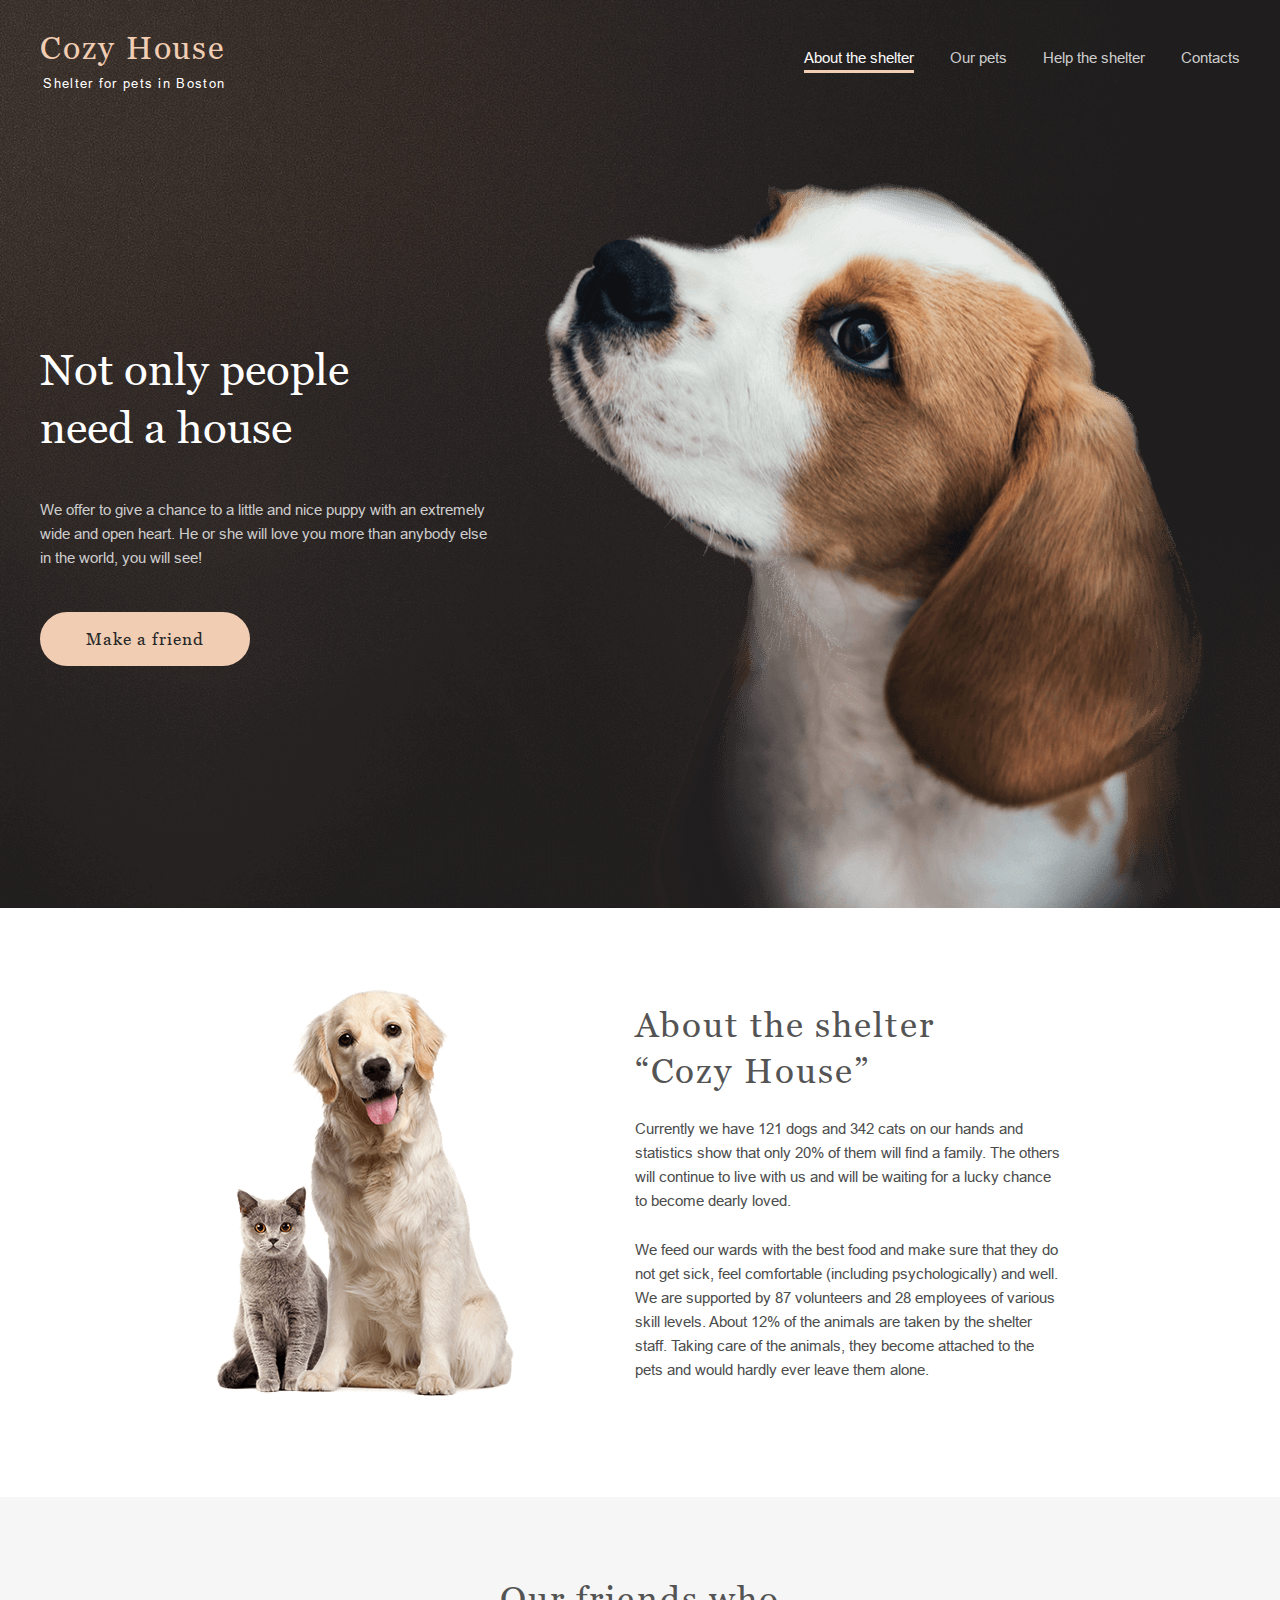
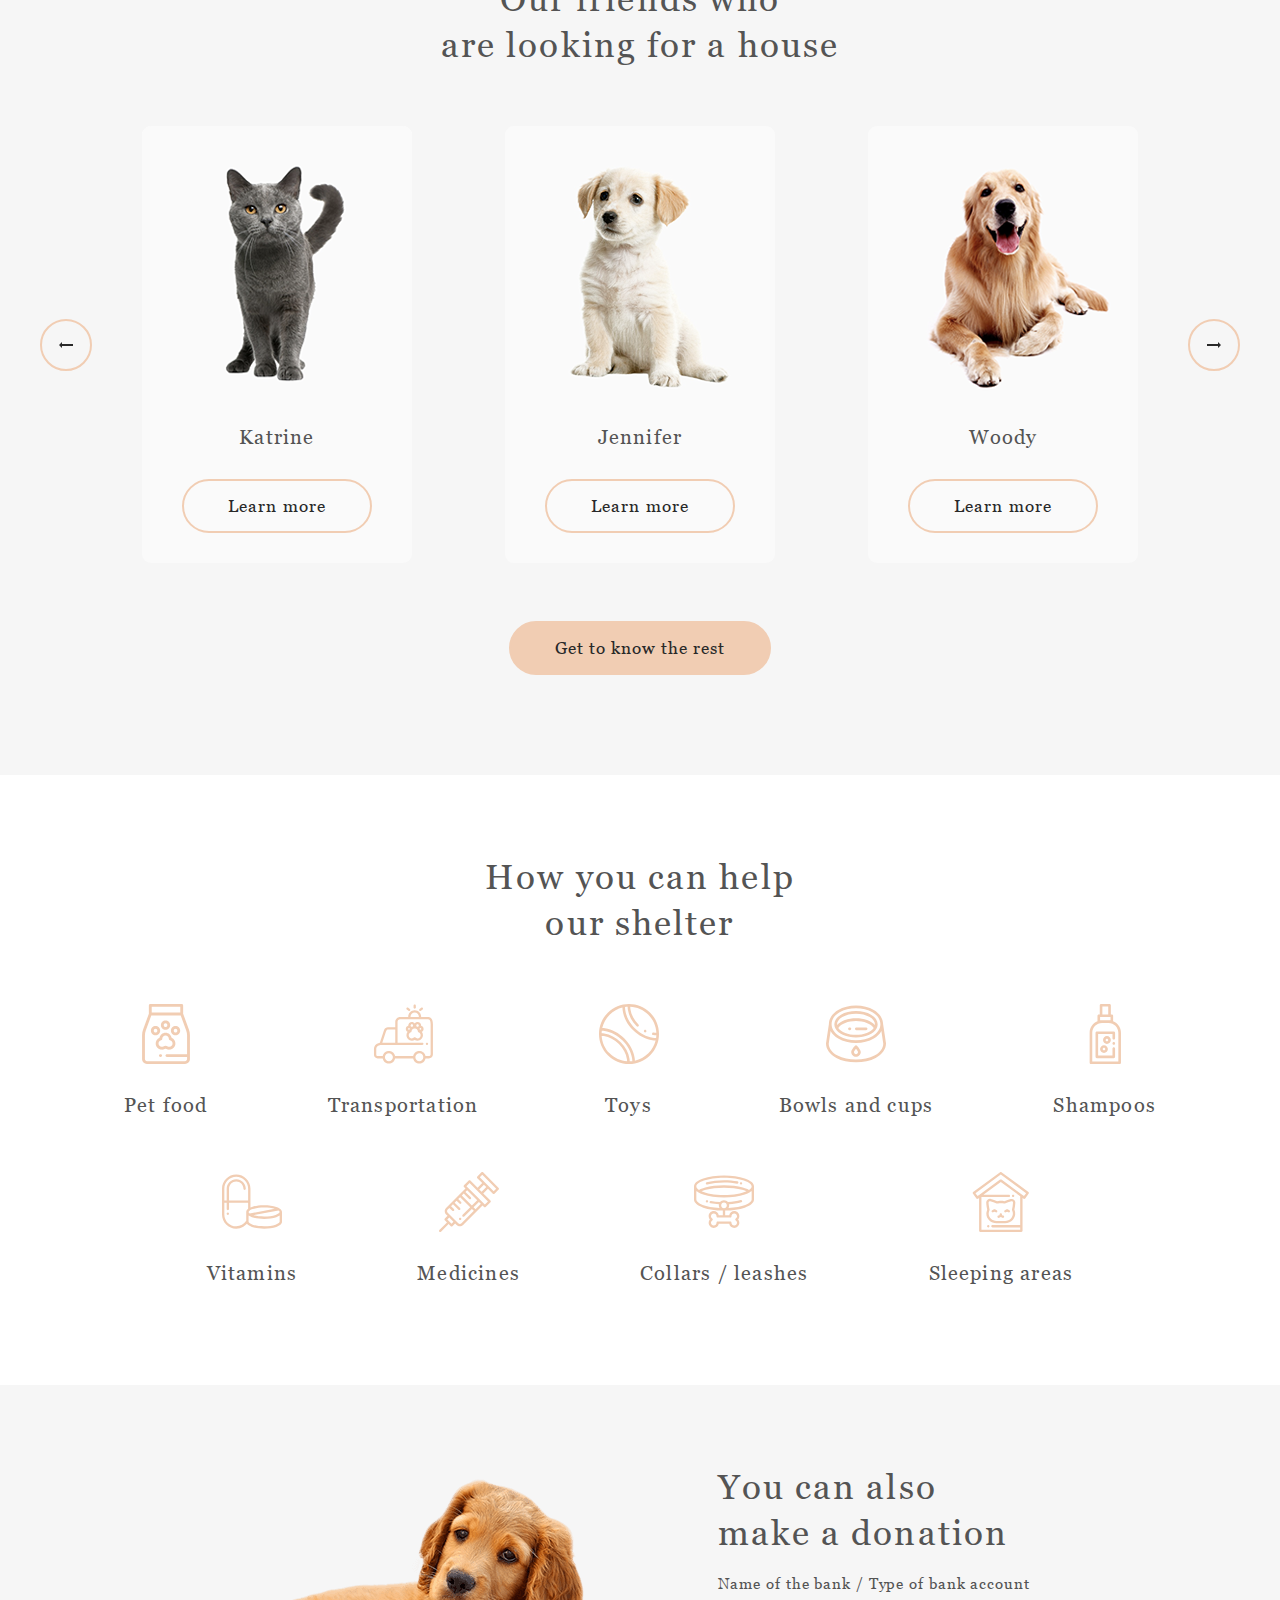
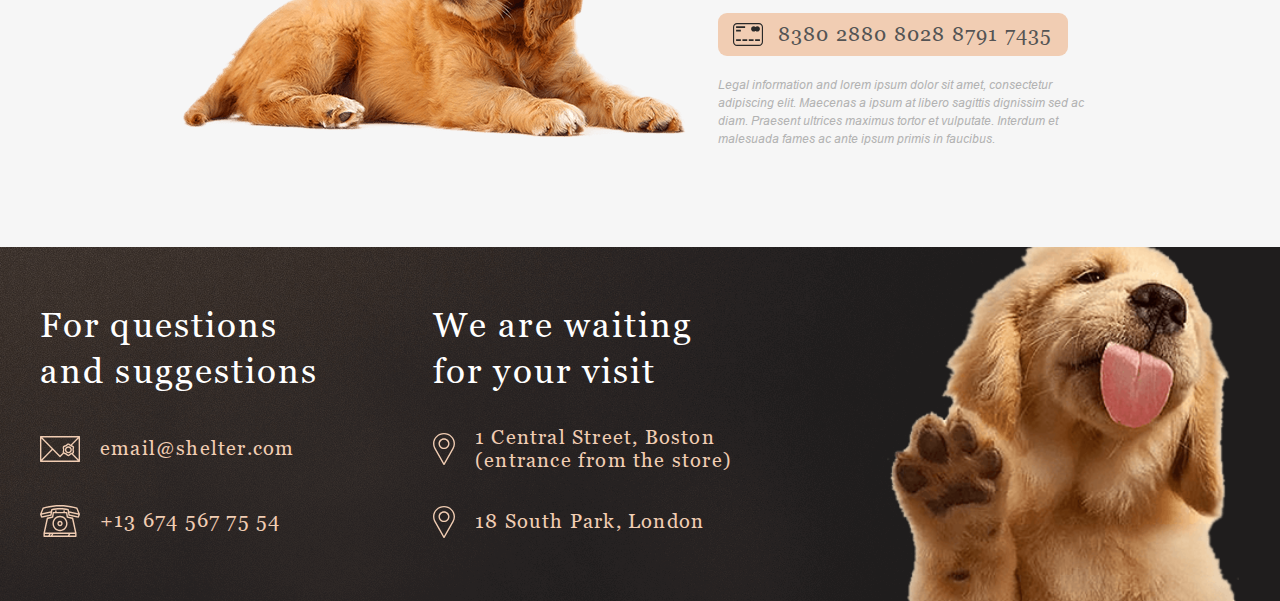
<file: pages/main/index.html>
<!DOCTYPE html>
<html lang="en">

<head>
    <meta charset="UTF-8">
    <meta http-equiv="X-UA-Compatible" content="IE=edge">
    <meta name="viewport" content="width=device-width, initial-scale=1.0">
    <title>Cozy House - Shelter for pets in Boston | About the shelter</title>
    <!-- favicons -->
    <link rel="apple-touch-icon" sizes="180x180" href="../../assets/favicons/apple-touch-icon.png">
    <link rel="icon" type="image/png" sizes="32x32" href="../../assets/favicons/favicon-32x32.png">
    <link rel="icon" type="image/png" sizes="16x16" href="../../assets/favicons/favicon-16x16.png">
    <link rel="manifest" href="../../assets/favicons/site.webmanifest">
    <!-- fonts -->
    <link rel="stylesheet" href="../../assets/fonts/arial.css">
    <link rel="stylesheet" href="../../assets/fonts/georgia.css">
    <!-- styles -->
    <link rel="stylesheet" href="../../assets/styles/normalize.css">
    <link rel="stylesheet" href="./css/main.css">
    <link rel="stylesheet" href="./css/header.css">
    <link rel="stylesheet" href="./css/about.css">
    <link rel="stylesheet" href="./css/pets.css">
    <link rel="stylesheet" href="./css/help.css">
    <link rel="stylesheet" href="./css/donation.css">
    <link rel="stylesheet" href="./css/footer.css">
    <link rel="stylesheet" href="./css/mobilenav.css">
    <!-- media -->
    <link rel="stylesheet" href="./css/media.css">
</head>

<body>
    <div class="start-screen__bg">
        <!-- header -->
        <div class="header">
            <div class="container">
                <div class="header__wrapper">
                    <!-- logo -->
                    <div class="header-logo">
                        <h1 class="logo__title">Cozy House</h1>
                        <span class="logo__subtitle">Shelter for pets in Boston</span>
                        <a class="logo__link" href="" title="Cozy House | Shelter for pets in Boston"></a>
                    </div>
                    <!-- /logo -->
                    <!-- navigation -->
                    <nav class="header-nav">
                        <ul class="header-nav__list">
                            <li class="header-nav__item header-nav__item--active">
                                <a class="header-nav__link" title="About the shelter">About the shelter</a>
                            </li>
                            <li class="header-nav__item">
                                <a class="header-nav__link" href="../pets/index.html" title="Our pets">Our pets</a>
                            </li>
                            <li class="header-nav__item">
                                <a class="header-nav__link" href="#help" title="Help the shelter">Help the shelter</a>
                            </li>
                            <li class="header-nav__item">
                                <a class="header-nav__link" href="#contacts" title="Contacts">Contacts</a>
                            </li>
                        </ul>
                    </nav>
                    <!-- navigation -->
                    <!-- burger-button -->
                    <button class="burger-button brown">
                        <span class="burger-line"></span>
                    </button>
                    <!-- /burger-button -->
                </div>
            </div>
        </div>
        <!-- /header -->
        <!-- start-screen__content -->
        <div class="start-screen__content">
            <div class="container">
                <div class="content__wrapper">
                    <div class="content">
                        <h2 class="content__heading">Not only people<br> need a house</h2>
                        <p class="content__subheading">We offer to give a chance to a little and nice puppy with an
                            extremely wide and open heart. He or she will love you more than anybody else in the world,
                            you will see!</p>
                        <div class="content__buttons">
                            <a class="btn btn-primary start-screen__btn" href="#pets">Make a friend</a>
                        </div>
                    </div>
                    <div class="content__image">
                        <img src="../../assets/images/start-screen-puppy.png" alt="Puppy">
                    </div>
                </div>
            </div>
        </div>
        <!-- /start-screen__content -->
    </div>

    <!-- main -->
    <main class="main">
        <!-- about -->
        <section class="about">
            <div class="container">
                <div class="about__wrapper">
                    <div class="about-pets">
                        <img src="../../assets/images/about-pets.png" alt="Pets cat and dog">
                    </div>
                    <div class="about-content">
                        <h3 class="about-content__title">About the shelter<br> <span>Cozy House</span></h3>
                        <div class="about-content__text">
                            <p>Currently we have 121 dogs and 342 cats on our hands and statistics show that only 20% of
                                them will find a family. The others will continue to live with us and will be waiting
                                for a lucky chance to become dearly loved.</p>
                            <p>We feed our wards with the best food and make sure that they do not get sick, feel
                                comfortable (including psychologically) and well. We are supported by 87 volunteers and
                                28 employees of various skill levels. About 12% of the animals are taken by the shelter
                                staff. Taking care of the animals, they become attached to the pets and would hardly
                                ever leave them alone.</p>
                        </div>
                    </div>
                </div>
            </div>
        </section>
        <!-- /about -->

        <!-- pets -->
        <section class="pets" id="pets">
            <div class="container">
                <!-- title -->
                <h3 class="pets-section__title">Our friends who <br> are looking for a house</h3>
                <!-- slider -->
                <div class="pets-slider">
                    <div class="descktop__buttons">
                        <button class="btn-arrow btn-outline-primary btn-prew-slide" onclick="alert('Prew')"></button>
                    </div>
                    <div class="pets-card__wrapper">
                        <!-- pets-card -->
                        <div class="pets-card">
                            <div class="pets-card__image">
                                <img src="../../assets/images/pets-1.png" alt="Katrine">
                            </div>
                            <div class="pets-card__title">Katrine</div>
                            <a class="btn btn-outline-primary pets-card__button">Learn more</a>
                            <button class="onclick-card__button" onclick="alert('Katrine')"></button>
                        </div>
                        <!-- /pets-card -->

                        <!-- pets-card -->
                        <div class="pets-card">
                            <div class="pets-card__image">
                                <img src="../../assets/images/pets-2.png" alt="Katrine">
                            </div>
                            <div class="pets-card__title">Jennifer</div>
                            <a class="btn btn-outline-primary pets-card__button">Learn more</a>
                            <button class="onclick-card__button" onclick="alert('Jennifer')"></button>
                        </div>
                        <!-- /pets-card -->

                        <!-- pets-card -->
                        <div class="pets-card">
                            <div class="pets-card__image">
                                <img src="../../assets/images/pets-3.png" alt="Katrine">
                            </div>
                            <div class="pets-card__title">Woody</div>
                            <a class="btn btn-outline-primary pets-card__button">Learn more</a>
                            <button class="onclick-card__button" onclick="alert('Woody')"></button>
                        </div>
                        <!-- /pets-card -->
                    </div>
                    <div class="descktop__buttons">
                        <button class="btn-arrow btn-outline-primary btn-next-slide" onclick="alert('Next')"></button>
                    </div>
                    <!-- mobile-button -->
                    <div class="mobile__buttons">
                        <button class="btn-arrow btn-outline-primary btn-prew-slide" onclick="alert('Prew')"></button>
                        <button class="btn-arrow btn-outline-primary btn-next-slide" onclick="alert('Next')"></button>
                    </div>
                </div>
                <!-- /slider -->
                <!-- button -->
                <div class="pets-section__button">
                    <a class="btn btn-primary" href="../pets/index.html" title="Get to know the rest">Get to know the
                        rest</a>
                </div>
            </div>
        </section>
        <!-- /pets -->

        <!-- help -->
        <section class="help" id="help">
            <div class="container">
                <!-- title -->
                <h3 class="pets-section__title">How you can help<br> our shelter</h3>
                <!-- list -->
                <ul class="help__list">
                    <li class="help-list__item">
                        <img src="../../assets/icons/help/Vector.svg" alt="Pet food">
                        <span>Pet food</span>
                    </li>
                    <li class="help-list__item">
                        <img src="../../assets/icons/help/transportation.svg" alt="Transportation">
                        <span>Transportation</span>
                    </li>
                    <li class="help-list__item">
                        <img src="../../assets/icons/help/toys.svg" alt="Toys">
                        <span>Toys</span>
                    </li>
                    <li class="help-list__item">
                        <img src="../../assets/icons/help/bowls-and-cups.svg" alt="Bowls and cups">
                        <span>Bowls and cups</span>
                    </li>
                    <li class="help-list__item">
                        <img src="../../assets/icons/help/shampoos.svg" alt="Shampoos">
                        <span>Shampoos</span>
                    </li>
                    <li class="help-list__item">
                        <img src="../../assets/icons/help/vitamins.svg" alt="Vitamins">
                        <span>Vitamins</span>
                    </li>
                    <li class="help-list__item">
                        <img src="../../assets/icons/help/medicines.svg" alt="Medicines">
                        <span>Medicines</span>
                    </li>
                    <li class="help-list__item">
                        <img src="../../assets/icons/help/collars-or-leashes.svg" alt="Collars / leashes">
                        <span>Collars / leashes</span>
                    </li>
                    <li class="help-list__item">
                        <img src="../../assets/icons/help/sleeping-area.svg" alt="Sleeping areas">
                        <span>Sleeping areas</span>
                    </li>
                </ul>
                <!-- /list -->
            </div>
        </section>
        <!-- /help -->

        <!-- donation -->
        <section class="donation" id="donation">
            <div class="container">
                <div class="donation__wrapper">
                    <div class="donation-dog">
                        <img src="../../assets/images/dog-d.png" alt="Donation dog" title="Dog">
                    </div>
                    <div class="donation-content">
                        <h3 class="donation-content__title">You can also<br> make a donation</h3>
                        <h5 class="donation-content__subtitle">Name of the bank / Type of bank account</h5>
                        <a class="donation-btn__creditcard" href="" title="Donation">
                            <i class="creditcard-icon"></i>
                            <span>8380 2880 8028 8791 7435</span>
                        </a>
                        <div class="donation-content__text">
                            <p>Legal information and lorem ipsum dolor sit amet, consectetur adipiscing elit. Maecenas a
                                ipsum at libero sagittis dignissim sed ac diam. Praesent ultrices maximus tortor et
                                vulputate. Interdum et malesuada fames ac ante ipsum primis in faucibus.</p>
                        </div>
                    </div>
                </div>
            </div>
        </section>
        <!-- /donation -->

    </main>
    <!-- /main -->

    <!-- footer -->
    <footer class="footer" id="contacts">
        <div class="container">
            <div class="footer-content__wrapper">
                <div class="footer-links__wrapper">
                    <!-- contacts -->
                    <div class="footer-contacts">
                        <!-- title -->
                        <h3 class="footer-block__title">For questions and suggestions</h3>
                        <!-- list -->
                        <ul class="footer-list">
                            <li class="footer-list__item">
                                <i class="mail-icon"></i>
                                <a class="footer-list__link" href="mailto:email@shelter.com"
                                    title="email@shelter.com">email@shelter.com</a>
                            </li>
                            <li class="footer-list__item">
                                <i class="phone-icon"></i>
                                <a class="footer-list__link" href="tel:+136745677554" title="+136745677554">+13 674 567
                                    75
                                    54</a>
                            </li>
                        </ul>
                    </div>
                    <!-- /contacts -->
                    <!-- location -->
                    <div class="footer-location">
                        <!-- title -->
                        <h3 class="footer-block__title">We are waiting for your visit</h3>
                        <!-- list -->
                        <ul class="footer-list">
                            <li class="footer-list__item">
                                <i class="location-icon"></i>
                                <a class="footer-list__link"
                                    href="https://www.google.com/maps/place/%D0%92%D0%BE%D0%BB%D0%B3%D0%BE%D0%B3%D1%80%D0%B0%D0%B4,+%D0%92%D0%BE%D0%BB%D0%B3%D0%BE%D0%B3%D1%80%D0%B0%D0%B4%D1%81%D0%BA%D0%B0%D1%8F+%D0%BE%D0%B1%D0%BB./data=!4m2!3m1!1s0x41053375b85b7667:0x880d179cce57da41?sa=X&ved=2ahUKEwjZ1fz53e_9AhUSl4sKHdsVD1MQ8gF6BAgTEAI"
                                    target="_blank" rel="noopener noreferrer">1 Central Street, Boston (entrance from
                                    the
                                    store)</a>
                            </li>
                            <li class="footer-list__item">
                                <i class="location-icon"></i>
                                <a class="footer-list__link"
                                    href="https://www.google.com/maps/place/%D0%92%D0%BE%D0%BB%D0%B3%D0%BE%D0%B3%D1%80%D0%B0%D0%B4,+%D0%92%D0%BE%D0%BB%D0%B3%D0%BE%D0%B3%D1%80%D0%B0%D0%B4%D1%81%D0%BA%D0%B0%D1%8F+%D0%BE%D0%B1%D0%BB./data=!4m2!3m1!1s0x41053375b85b7667:0x880d179cce57da41?sa=X&ved=2ahUKEwjZ1fz53e_9AhUSl4sKHdsVD1MQ8gF6BAgTEAI"
                                    target="_blank" rel="noopener noreferrer">18 South Park, London </a>
                            </li>
                        </ul>
                    </div>
                    <!-- /location -->
                </div>
                <div class="footer-image">
                    <img src="../../assets/images/footer-puppy.png" alt="Puppy" title="Puppy">
                </div>

            </div>
        </div>
    </footer>
    <!-- /footer -->

    <!-- scripts -->
    <script src="./main.js"></script>
</body>

</html>
</file>
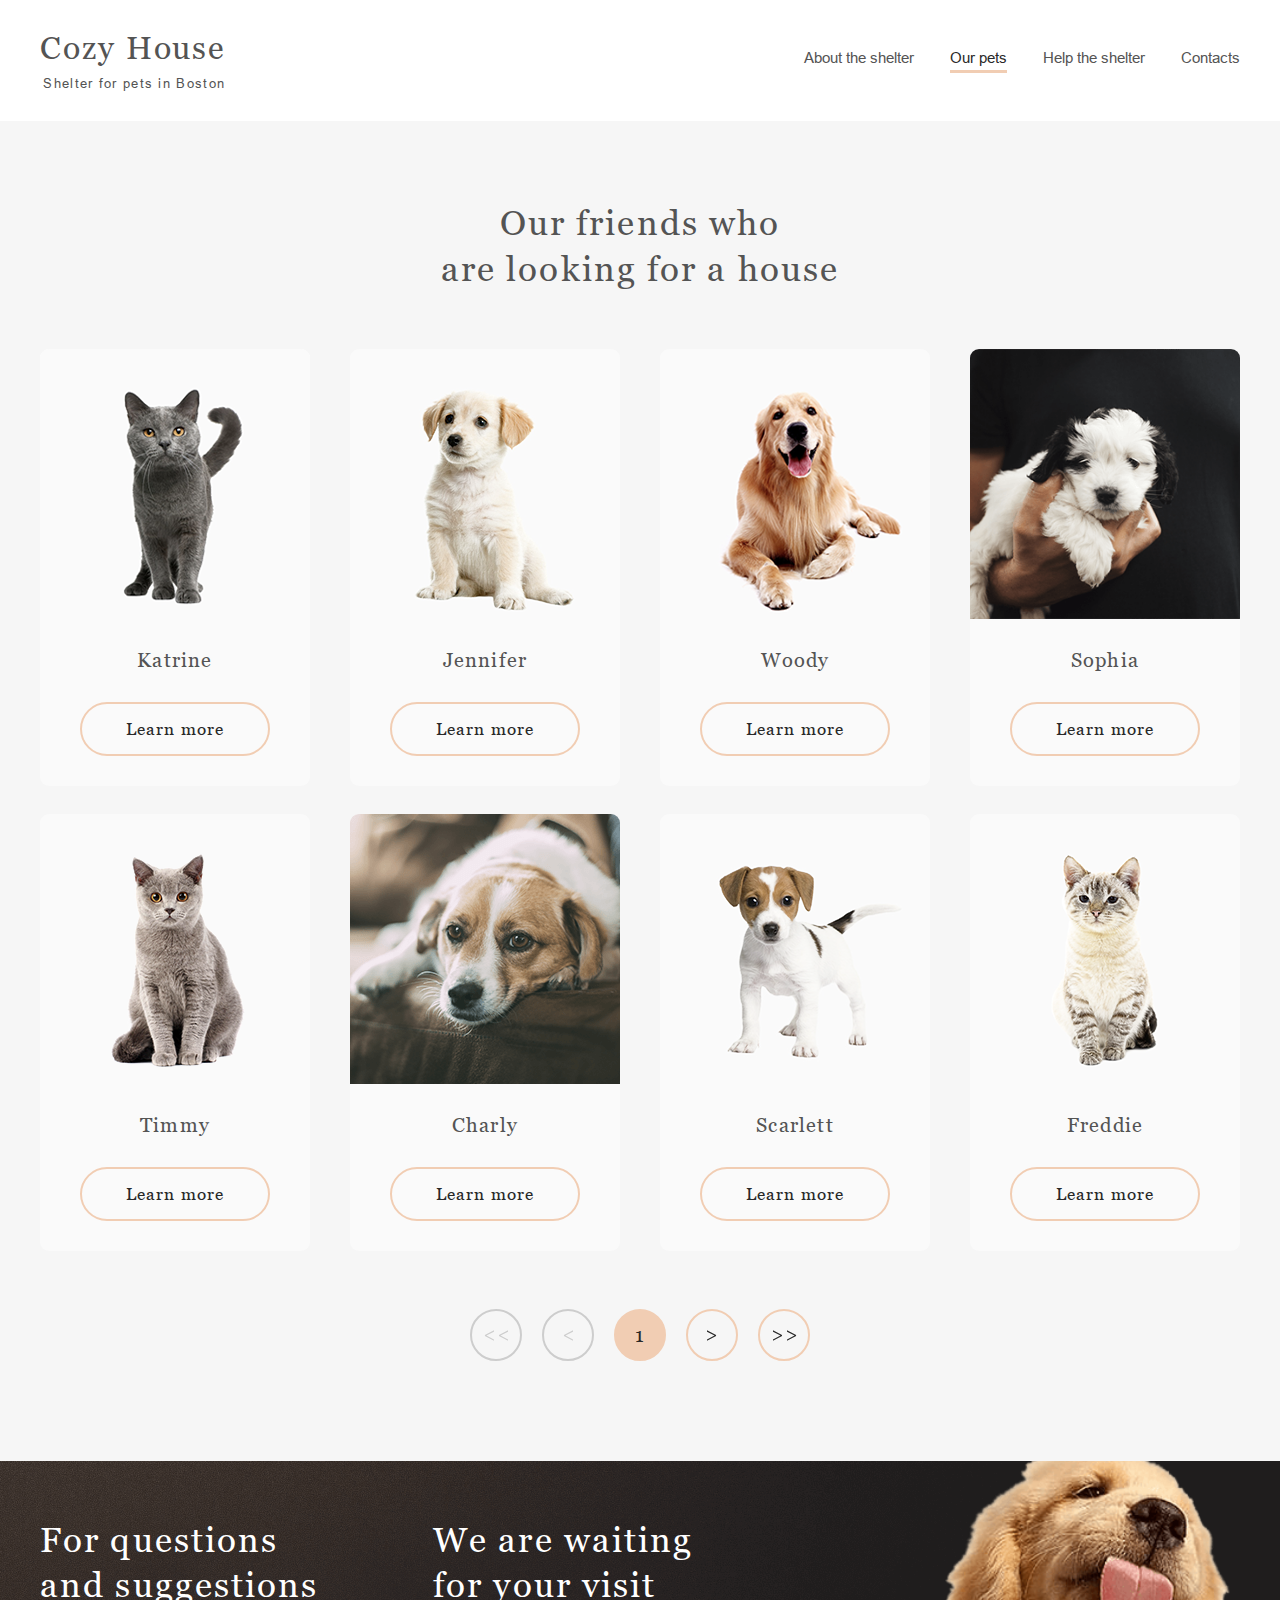
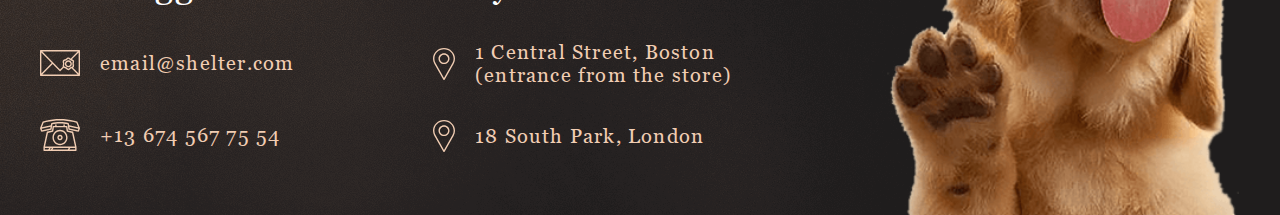
<file: pages/pets/index.html>
<!DOCTYPE html>
<html lang="en">

<head>
    <meta charset="UTF-8">
    <meta http-equiv="X-UA-Compatible" content="IE=edge">
    <meta name="viewport" content="width=device-width, initial-scale=1.0">
    <title>Cozy House - Shelter for pets in Boston | Our pets</title>
    <!-- favicons -->
    <link rel="apple-touch-icon" sizes="180x180" href="../../assets/favicons/apple-touch-icon.png">
    <link rel="icon" type="image/png" sizes="32x32" href="../../assets/favicons/favicon-32x32.png">
    <link rel="icon" type="image/png" sizes="16x16" href="../../assets/favicons/favicon-16x16.png">
    <link rel="manifest" href="../../assets/favicons/site.webmanifest">
    <!-- fonts -->
    <link rel="stylesheet" href="../../assets/fonts/arial.css">
    <link rel="stylesheet" href="../../assets/fonts/georgia.css">
    <!-- styles -->
    <link rel="stylesheet" href="../../assets/styles/normalize.css">
    <link rel="stylesheet" href="./css/main.css">
    <link rel="stylesheet" href="./css/header.css">
    <link rel="stylesheet" href="./css/pets.css">
    <link rel="stylesheet" href="./css/footer.css">
    <link rel="stylesheet" href="./css/mobilenav.css">
    <!-- media -->
    <link rel="stylesheet" href="./css/media.css">
</head>

<body>
    <!-- header -->
    <div class="header">
        <div class="container">
            <div class="header__wrapper">
                <!-- logo -->
                <div class="header-logo">
                    <h1 class="logo__title">Cozy House</h1>
                    <span class="logo__subtitle">Shelter for pets in Boston</span>
                    <a class="logo__link" href="../main/index.html" title="Cozy House | Shelter for pets in Boston"></a>
                </div>
                <!-- /logo -->
                <!-- navigation -->
                <nav class="header-nav">
                    <ul class="header-nav__list">
                        <li class="header-nav__item">
                            <a class="header-nav__link" href="../main/index.html" title="About the shelter">About the
                                shelter</a>
                        </li>
                        <li class="header-nav__item  header-nav__item--active">
                            <a class="header-nav__link" title="Our pets">Our pets</a>
                        </li>
                        <li class="header-nav__item">
                            <a class="header-nav__link" href="../main/index.html#help" title="Help the shelter">Help the
                                shelter</a>
                        </li>
                        <li class="header-nav__item">
                            <a class="header-nav__link" href="#contacts" title="Contacts">Contacts</a>
                        </li>
                    </ul>
                </nav>
                <!-- navigation -->
                <!-- burger-button -->
                <button class="burger-button black">
                    <span class="burger-line"></span>
                </button>
                <!-- /burger-button -->
            </div>
        </div>
    </div>
    <!-- /header -->

    <!-- main -->
    <main class="main">
        <!-- pets -->
        <section class="pets" id="pets">
            <div class="container">
                <!-- title -->
                <h3 class="pets-section__title">Our friends who <br> are looking for a house</h3>
                <!-- slider -->
                <div class="pets-slider">
                    <div class="pets-card__wrapper">
                        <!-- pets-card -->
                        <div class="pets-card">
                            <div class="pets-card__image">
                                <img src="../../assets/images/pets-1.png" alt="Katrine">
                            </div>
                            <div class="pets-card__title">Katrine</div>
                            <a class="btn btn-outline-primary pets-card__button">Learn more</a>
                            <button class="onclick-card__button" onclick="alert('Katrine')" title="Katrine"></button>
                        </div>
                        <!-- /pets-card -->

                        <!-- pets-card -->
                        <div class="pets-card">
                            <div class="pets-card__image">
                                <img src="../../assets/images/pets-2.png" alt="Katrine">
                            </div>
                            <div class="pets-card__title">Jennifer</div>
                            <a class="btn btn-outline-primary pets-card__button">Learn more</a>
                            <button class="onclick-card__button" onclick="alert('Jennifer')" title="Jennifer"></button>
                        </div>
                        <!-- /pets-card -->

                        <!-- pets-card -->
                        <div class="pets-card">
                            <div class="pets-card__image">
                                <img src="../../assets/images/pets-3.png" alt="Katrine">
                            </div>
                            <div class="pets-card__title">Woody</div>
                            <a class="btn btn-outline-primary pets-card__button">Learn more</a>
                            <button class="onclick-card__button" onclick="alert('Woody')" title="Woody"></button>
                        </div>
                        <!-- /pets-card -->

                        <!-- pets-card -->
                        <div class="pets-card">
                            <div class="pets-card__image">
                                <img src="../../assets/images/sophia.png" alt="Katrine">
                            </div>
                            <div class="pets-card__title">Sophia</div>
                            <a class="btn btn-outline-primary pets-card__button">Learn more</a>
                            <button class="onclick-card__button" onclick="alert('Sophia')" title="Sophia"></button>
                        </div>
                        <!-- /pets-card -->

                        <!-- pets-card -->
                        <div class="pets-card">
                            <div class="pets-card__image">
                                <img src="../../assets/images/Timmy.png" alt="Timmy">
                            </div>
                            <div class="pets-card__title">Timmy</div>
                            <a class="btn btn-outline-primary pets-card__button">Learn more</a>
                            <button class="onclick-card__button" onclick="alert('Timmy')" title="Timmy"></button>
                        </div>
                        <!-- /pets-card -->

                        <!-- pets-card -->
                        <div class="pets-card">
                            <div class="pets-card__image">
                                <img src="../../assets/images/Charly.png" alt="Charly">
                            </div>
                            <div class="pets-card__title">Charly</div>
                            <a class="btn btn-outline-primary pets-card__button">Learn more</a>
                            <button class="onclick-card__button" onclick="alert('Charly')" title="Charly"></button>
                        </div>
                        <!-- /pets-card -->

                        <!-- pets-card -->
                        <div class="pets-card">
                            <div class="pets-card__image">
                                <img src="../../assets/images/Scarlett.png" alt="Scarlett">
                            </div>
                            <div class="pets-card__title">Scarlett</div>
                            <a class="btn btn-outline-primary pets-card__button">Learn more</a>
                            <button class="onclick-card__button" onclick="alert('Scarlett')" title="Scarlett"></button>
                        </div>
                        <!-- /pets-card -->

                        <!-- pets-card -->
                        <div class="pets-card">
                            <div class="pets-card__image">
                                <img src="../../assets/images/Freddie.png" alt="Freddie">
                            </div>
                            <div class="pets-card__title">Freddie</div>
                            <a class="btn btn-outline-primary pets-card__button">Learn more</a>
                            <button class="onclick-card__button" onclick="alert('Freddie')" title="Freddie"></button>
                        </div>
                        <!-- /pets-card -->
                    </div>
                </div>
                <!-- /slider -->
                <!-- slider-button -->
                <div class="slider-pagination__wrapper">
                    <button class="btn-arrow btn-outline-primary btn-pagination btn-first-pagination"
                        onclick="alert('First')" title="First Page" disabled></button>
                    <button class="btn-arrow btn-outline-primary btn-pagination btn-prew-pagination"
                        onclick="alert('Prew')" title="Prew Page" disabled></button>

                    <button class="btn-arrow btn-outline-primary btn-pagination btn-page-pagination btn-page-active"
                        onclick="alert('1')" title="1">1</button>
                    <!-- <button class="btn-arrow btn-outline-primary btn-pagination btn-page-pagination"
                        onclick="alert('1')" title="2">2</button>
                    <button class="btn-arrow btn-outline-primary btn-pagination btn-page-pagination"
                        onclick="alert('1')" title="3">3</button> -->

                    <button class="btn-arrow btn-outline-primary btn-pagination btn-next-pagination"
                        onclick="alert('Next')" title="Next Page"></button>
                    <button class="btn-arrow btn-outline-primary btn-pagination btn-last-pagination"
                        onclick="alert('Last')" title="Last Page"></button>
                </div>
                <!-- /slider-button -->
            </div>
        </section>
        <!-- /pets -->

    </main>
    <!-- /main -->

    <!-- footer -->
    <footer class="footer" id="contacts">
        <div class="container">
            <div class="footer-content__wrapper">
                <div class="footer-links__wrapper">
                    <!-- contacts -->
                    <div class="footer-contacts">
                        <!-- title -->
                        <h3 class="footer-block__title">For questions and suggestions</h3>
                        <!-- list -->
                        <ul class="footer-list">
                            <li class="footer-list__item">
                                <i class="mail-icon"></i>
                                <a class="footer-list__link" href="mailto:email@shelter.com"
                                    title="email@shelter.com">email@shelter.com</a>
                            </li>
                            <li class="footer-list__item">
                                <i class="phone-icon"></i>
                                <a class="footer-list__link" href="tel:+136745677554" title="+136745677554">+13 674 567
                                    75
                                    54</a>
                            </li>
                        </ul>
                    </div>
                    <!-- /contacts -->
                    <!-- location -->
                    <div class="footer-location">
                        <!-- title -->
                        <h3 class="footer-block__title">We are waiting for your visit</h3>
                        <!-- list -->
                        <ul class="footer-list">
                            <li class="footer-list__item">
                                <i class="location-icon"></i>
                                <a class="footer-list__link"
                                    href="https://www.google.com/maps/place/%D0%92%D0%BE%D0%BB%D0%B3%D0%BE%D0%B3%D1%80%D0%B0%D0%B4,+%D0%92%D0%BE%D0%BB%D0%B3%D0%BE%D0%B3%D1%80%D0%B0%D0%B4%D1%81%D0%BA%D0%B0%D1%8F+%D0%BE%D0%B1%D0%BB./data=!4m2!3m1!1s0x41053375b85b7667:0x880d179cce57da41?sa=X&ved=2ahUKEwjZ1fz53e_9AhUSl4sKHdsVD1MQ8gF6BAgTEAI"
                                    target="_blank" rel="noopener noreferrer">1 Central Street, Boston (entrance from
                                    the
                                    store)</a>
                            </li>
                            <li class="footer-list__item">
                                <i class="location-icon"></i>
                                <a class="footer-list__link"
                                    href="https://www.google.com/maps/place/%D0%92%D0%BE%D0%BB%D0%B3%D0%BE%D0%B3%D1%80%D0%B0%D0%B4,+%D0%92%D0%BE%D0%BB%D0%B3%D0%BE%D0%B3%D1%80%D0%B0%D0%B4%D1%81%D0%BA%D0%B0%D1%8F+%D0%BE%D0%B1%D0%BB./data=!4m2!3m1!1s0x41053375b85b7667:0x880d179cce57da41?sa=X&ved=2ahUKEwjZ1fz53e_9AhUSl4sKHdsVD1MQ8gF6BAgTEAI"
                                    target="_blank" rel="noopener noreferrer">18 South Park, London </a>
                            </li>
                        </ul>
                    </div>
                    <!-- /location -->
                </div>
                <div class="footer-image">
                    <img src="../../assets/images/footer-puppy.png" alt="Puppy" title="Puppy">
                </div>

            </div>
        </div>
    </footer>
    <!-- /footer -->

    <!-- scripts -->
    <script src="./main.js"></script>
</body>

</html>
</file>
<file: assets/fonts/arial.css>
@font-face {
    font-family: 'Arial';
    src: url('Arial-BoldMT.woff2') format('woff2'),
        url('Arial-BoldMT.woff') format('woff');
    font-weight: bold;
    font-style: normal;
    font-display: swap;
}

@font-face {
    font-family: 'Arial';
    src: url('ArialMT.woff2') format('woff2'),
        url('ArialMT.woff') format('woff');
    font-weight: normal;
    font-style: normal;
    font-display: swap;
}

@font-face {
    font-family: 'Arial';
    src: url('Arial-BoldItalicMT.woff2') format('woff2'),
        url('Arial-BoldItalicMT.woff') format('woff');
    font-weight: bold;
    font-style: italic;
    font-display: swap;
}

@font-face {
    font-family: 'Arial';
    src: url('Arial-ItalicMT.woff2') format('woff2'),
        url('Arial-ItalicMT.woff') format('woff');
    font-weight: normal;
    font-style: italic;
    font-display: swap;
}

@font-face {
    font-family: 'Arial';
    src: url('Arial-Black.woff2') format('woff2'),
        url('Arial-Black.woff') format('woff');
    font-weight: 900;
    font-style: normal;
    font-display: swap;
}
</file>
<file: assets/fonts/georgia.css>
@font-face {
    font-family: 'Georgia';
    src: url('Georgia-Bold.woff2') format('woff2'),
        url('Georgia-Bold.woff') format('woff');
    font-weight: bold;
    font-style: normal;
    font-display: swap;
}

@font-face {
    font-family: 'Georgia';
    src: url('Georgia.woff2') format('woff2'),
        url('Georgia.woff') format('woff');
    font-weight: normal;
    font-style: normal;
    font-display: swap;
}

@font-face {
    font-family: 'Georgia';
    src: url('Georgia-Italic.woff2') format('woff2'),
        url('Georgia-Italic.woff') format('woff');
    font-weight: normal;
    font-style: italic;
    font-display: swap;
}

@font-face {
    font-family: 'Georgia';
    src: url('Georgia-BoldItalic.woff2') format('woff2'),
        url('Georgia-BoldItalic.woff') format('woff');
    font-weight: bold;
    font-style: italic;
    font-display: swap;
}
</file>
<file: pages/main/css/main.css>
/* Document - основные стили
========================================================================== */
html {
    scroll-behavior: smooth;
}

:root {
    --body-bg-color: #FFFFFF;
    --section-bg-color: #F6F6F6;
    --section-second-bg-color: #FFFFFF;
    /* fonts style */
    --body-font-family: 'Arial';
    --title-font-family: 'Georgia';
    --btn--font-family: 'Georgia';
    --body-font-size: 15px;
    --body-line-height: 1.6;
    --body-font-weight: 400;
    --body-color: #4C4C4C;
    --title-color: #545454;
    --footer-title-color: #FFFFFF;
    --color-primary: #F1CDB3;

}

body {
    font-family: var(--body-font-family);
    font-size: var(--body-font-size);
    line-height: var(--body-line-height);
    font-weight: var(--body-font-weight);
    color: var(--body-color);
    text-align: left;
    background-color: var(--body-bg-color);
}

h3 {
    /* h3 */
    font-family: var(--title-font-family);
    font-style: normal;
    font-weight: 400;
    font-size: 2.188rem;
    line-height: 130%;
    letter-spacing: 0.06em;
    color: var(--title-color);
}

h4 {
    /* h4 */
    font-family: var(--title-font-family);
    font-style: normal;
    font-weight: 400;
    font-size: 20px;
    line-height: 115%;
    letter-spacing: 0.06em;

    color: var(--title-color);
}

h5 {
    /* h5 */
    font-family: var(--title-font-family);
    font-style: normal;
    font-weight: 400;
    font-size: 0.938rem;
    line-height: 110%;
    letter-spacing: 0.06em;
    color: var(--title-color);
}

.container {
    max-width: 1200px;
    padding-left: 40px;
    padding-right: 40px;
    margin: 0 auto;
}

/* User Interface
========================================================================== */
.btn {
    display: inline-block;
    font-weight: 400;
    text-align: center;
    vertical-align: middle;
    border: 2px solid transparent;
    padding: 14px 44px;
    font-family: var(--btn--font-family);
    font-size: 1.063rem;
    line-height: 130%;
    letter-spacing: 0.06em;
    border-radius: 100px;
    transition: color .2s ease-in-out, background-color .2s ease-in-out, border-color .2s ease-in-out, box-shadow .2s ease-in-out;
    cursor: pointer;
    text-decoration: none;
}

.btn-arrow {
    display: block;
    width: 52px;
    height: 52px;
    text-align: center;
    border: 2px solid transparent;
    font-family: var(--btn--font-family);
    font-weight: 400;
    font-size: 1.25rem;
    line-height: 115%;
    letter-spacing: 0.06em;
    border-radius: 50%;
    transition: color .2s ease-in-out, background-color .2s ease-in-out, border-color .2s ease-in-out, box-shadow .2s ease-in-out;
    cursor: pointer;
    text-decoration: none;
}

.btn-primary {
    color: #292929;
    background-color: #F1CDB3;
    border-color: #F1CDB3;
}

.btn-primary:hover {
    color: #292929;
    background-color: #FDDCC4;
    border-color: #FDDCC4;
}

.btn-outline-primary {
    color: #292929;
    background-color: transparent;
    background-image: none;
    border-color: #F1CDB3;
}

.btn-outline-primary:hover {
    color: #292929;
    background-color: #FDDCC4;
    border-color: #FDDCC4;
}

/* Icons
========================================================================== */
i {
    flex: 0 0 auto;
}

i.creditcard-icon {
    display: inline-block;
    width: 30px;
    height: 23px;
    background-image: url("../../../assets/icons/credit-card.svg");
    background-repeat: no-repeat;
    background-position: center center;
    background-size: contain;
}

i.phone-icon {
    display: inline-block;
    width: 40px;
    height: 32px;
    background-image: url("../../../assets/icons/phone.svg");
    background-repeat: no-repeat;
    background-position: center center;
    background-size: contain;
}

i.mail-icon {
    display: inline-block;
    width: 40px;
    height: 32px;
    background-image: url("../../../assets/icons/mail.svg");
    background-repeat: no-repeat;
    background-position: center center;
    background-size: contain;
}

i.location-icon {
    display: inline-block;
    width: 22px;
    height: 32px;
    background-image: url("../../../assets/icons/pin.svg");
    background-repeat: no-repeat;
    background-position: center center;
    background-size: contain;
}
</file>
<file: pages/main/css/header.css>
/* Header
========================================================================== */
.start-screen__bg {
    /* height: 100vh; */
    /* start-screen-gradient-background */
    background: url(noise_lines_transparent@2X.png), radial-gradient(100% 215.42% at 0% 0%, #5B483A 0%, #262425 100%), #211F20;

    background-image: url("../../../assets/images/start-screen-background.png");
    background-repeat: no-repeat;
    background-position: center center;
    background-size: cover;
}

.header {
    padding: 31px 0 26px 0;
}

.header__wrapper {
    display: flex;
    justify-content: space-between;
    align-items: center;
}

/* logo 
--------------------------------*/
.header-logo {
    position: relative;
    text-align: right;
}

.logo__title {
    margin: 0;
    padding: 0;
    /* font */
    font-family: 'Georgia';
    font-style: normal;
    font-weight: 400;
    font-size: 32px;
    line-height: 110%;
    letter-spacing: 0.06em;
    color: #F1CDB3;
}

.logo__subtitle {
    display: inline-block;
    margin-top: 10px;
    font-family: 'Arial';
    font-style: normal;
    font-weight: 400;
    font-size: 13px;
    line-height: 15px;
    letter-spacing: 0.1em;
    color: #FFFFFF;
}

.logo__link {
    display: block;
    width: 100%;
    height: 100%;
    position: absolute;
    top: 0;
    bottom: 0;
    z-index: 9;
    opacity: 0;
}

/* navigation
--------------------------------*/
.header-nav {
    font-family: 'Arial';
    font-style: normal;
    font-weight: 400;
    font-size: 15px;
    line-height: 160%;
    color: #CDCDCD;
    margin-top: -10px;
}

.header-nav__list {
    display: flex;
    justify-content: flex-end;
    margin: 0;
    padding: 0;
    list-style: none;
}

.header-nav__item {
    margin-right: 36px;
}

.header-nav__item:last-child {
    margin-right: 0;
}

.header-nav__item--active {
    color: #FAFAFA;
    position: relative;
}

.header-nav__item--active::after {
    content: "";
    display: block;
    width: 100%;
    height: 3px;
    position: absolute;
    left: 0;
    bottom: -3px;
    background: #F1CDB3;
}

.header-nav__link {
    text-decoration: none;
    color: inherit;
    transition: color .2s ease-in-out;
}

.header-nav__link:hover {
    color: #FAFAFA;
}

/* Start Screen
========================================================================== */
.start-screen__content {
    padding: 59px 0 0 0;
    color: #CDCDCD;
}

.content__wrapper {
    display: flex;
    justify-content: space-between;
    align-items: center;
}

.content {
    width: 38.33%;
    transform: translateY(-40px);
}

.content__heading {
    margin: 0;
    font-family: var(--title-font-family);
    font-weight: 400;
    font-size: 44px;
    line-height: 130%;
    color: #FFFFFF;
}

.content__subheading {
    margin: 41px 0 42px 0;
}

.content__image {
    width: 58.16%;
    padding-bottom: 60.65%;
    position: relative;
    overflow: hidden;
}

.content__image img {
    width: 100%;
    height: auto;
    position: absolute;
    bottom: 0;
    right: 0;
}
</file>
<file: pages/main/css/about.css>
/* About
========================================================================== */
.about {
    padding: 80px 0 100px 0;
}

.about__wrapper {
    display: flex;
    justify-content: center;
    align-items: center;
}
.about-pets {
    width: 25%;
    padding-bottom: 34%;
    margin-right: 120px;
    overflow: hidden;
    position: relative;
}

.about-pets img  {
    width: 100%;
    height: 100%;
    object-fit: contain;
    position: absolute;
    top: 0;
    left: 0;
}

.about-content {
    width: 35.83%;
}
.about-content__title {
    margin: 15px 0 23px 0;
}

.about-content__title span::before {
    content: "\201c";
}
.about-content__title span::after {
    content: "\201d";
}

.about-content__text p + p{
    margin-top: 25px;
}
</file>
<file: pages/main/css/pets.css>
/* Pets
========================================================================== */
.pets {
    padding: 80px 0 100px 0;
    background-color: var(--section-bg-color);
}

.pets-section__title {
    text-align: center;
    /* width: 33.33%; */
    margin: 0 auto 58px auto;
}

/* slider
--------------------------------*/
.pets-slider {
    display: flex;
    justify-content: space-between;
    align-items: center;
    margin: 0 0 58px 0;
}

.pets-card__wrapper {
    display: flex;
    justify-content: space-between;
    align-items: center;
    column-gap: 40px;
    width: 100%;
    margin: 0 50px;
}

/* slider-buttons
--------------------------------*/
.btn-next-slide,
.btn-prew-slide {
    flex: 0 0 52px;
    background-repeat: no-repeat;
    background-position: center center;
}

.btn-prew-slide {
    background-image: url("../../../assets/icons/arrow-prew.svg");
}

.btn-next-slide {
    background-image: url("../../../assets/icons/arrow-next.svg");
}

.mobile__buttons {
    display: none;
}

/* cards
--------------------------------*/
.pets-card {
    box-sizing: border-box;
    /* max-width: 270px;
    width: 100%; */
    /* width: 274px; */
    flex: 0 1 270px;
    background-color: #FAFAFA;
    border-radius: 9px;
    overflow: hidden;
    text-align: center;
    position: relative;
    transition: background-color .2s ease-in-out, box-shadow .2s ease-in-out;
}

.pets-card:hover {
    background-color: #FFFFFF;
    box-shadow: 0px 2px 35px 14px rgba(13, 13, 13, 0.04);
    /* cursor: pointer; */
}


.pets-card__image {
    padding-bottom: 100%;
    margin: 0 0 30px 0;
    position: relative;
}

.pets-card__image img {
    width: 100%;
    height: 100%;
    position: absolute;
    top: 0;
    left: 0;
    object-fit: cover;
}

.pets-card__title {
    margin: 0 0 30px 0;
    font-family: var(--title-font-family);
    font-style: normal;
    font-weight: 400;
    font-size: 20px;
    line-height: 23px;
    letter-spacing: 0.06em;
    color: #545454;
}

.pets-card__button {
    margin: 0 10px 30px 10px;
}

.onclick-card__button {
    position: absolute;
    top: 0;
    left: 0;
    right: 0;
    bottom: 0;
    border: none;
    cursor: pointer;
    opacity: 0;
}

.pets-card:hover .pets-card__button {
    color: #292929;
    background-color: #FDDCC4;
    border-color: #FDDCC4;
}

.pets-section__button {
    text-align: center;
}
</file>
<file: pages/main/css/help.css>
/* Help
========================================================================== */
.help {
    padding: 80px 0 100px 0;
    background-color: var(--section-second-bg-color);
}

.help-section__title {
    margin-bottom: 60px;
}

.help__list {
    display: flex;
    align-items: center;
    justify-content: center;
    flex-wrap: wrap;
    /* column-gap: 119px;
    row-gap: 56px; */
    column-gap: 10%;
    row-gap: 55px;

    list-style: none;
    padding: 0;
    margin: 0;
}




.help-list__item {
    display: flex;
    flex-direction: column;
    align-items: center;
    justify-content: center;
}

.help-list__item img {
    width: 60px;
    height: 60px;
    margin-bottom: 30px;
}

.help-list__item span {
    display: block;

    font-family: 'Georgia';
    font-style: normal;
    font-weight: 400;
    font-size: 20px;
    line-height: 115%;
    letter-spacing: 0.06em;
    color: #545454;
}
</file>
<file: pages/main/css/donation.css>
/* Donation
========================================================================== */
.donation {
    padding: 80px 0 99px 0;
    background-color: var(--section-bg-color);
}

.donation__wrapper {
    display: flex;
    justify-content: center;
    align-items: center;
}

.donation-dog {
    /* margin-right: 2.5%; */
    width: 42.08%;
    padding-bottom: 22%;
    margin-right: 30px;
    overflow: hidden;
    position: relative;
}

.donation-dog img {
    width: 100%;
    height: auto;
    position: absolute;
    bottom: 0;
    right: 0;
}

.donation-content {
    width: 31.66%;
}

.donation-content__title {
    /* width: 80%; */
    margin-top: 0;
    margin: 0 0 20px 0;
}

.donation-content__subtitle {
    margin: 0 0 20px 0;
}

.donation-btn__creditcard {
    box-sizing: border-box;
    min-width: 350px;
    padding: 10px 15px;
    background-color: #F1CDB3;
    border-radius: 9px;
    display: inline-flex;
    align-items: center;
    margin: 0 0 20px 0;
    text-decoration: none;
    transition: background-color .2s ease-in-out;
}

.donation-btn__creditcard:hover {
    background-color: #FDDCC4;
}

.donation-btn__creditcard span {
    margin: 0 0 0 15px;
    font-family: var(--title-font-family);
    font-style: normal;
    font-weight: 400;
    font-size: 20px;
    line-height: 115%;
    letter-spacing: 0.06em;

    color: var(--title-color);
}

.donation-content__text {
    font-style: italic;
    font-weight: 400;
    font-size: 12px;
    line-height: 1.5;
    color: #B2B2B2;
}

.donation-content__text p {
    margin: 0;
}
</file>
<file: pages/main/css/footer.css>
/* Footer
========================================================================== */
.footer {
    background: url(noise_lines_transparent@2X.png), radial-gradient(110.67% 538.64% at 5.73% 50%, #513D2F 0%, #1A1A1C 100%), #211F20;

    background-image: url("../../../assets/images/start-screen-background.png");
    background-repeat: no-repeat;
    background-position: center center;
    background-size: cover;
}

.footer-content__wrapper {
    display: flex;
    justify-content: space-between;
    align-items: center;
}

.footer-links__wrapper {
    display: flex;
    justify-content: flex-start;
    column-gap: 15.5%;
}

.footer-contacts,
.footer-location {
    /* width: 25%; */
    flex: 0 0 300px;
}

.footer-block__title {
    margin: 0 0 32px 0;
    font-family: var(--title-font-family);
    font-style: normal;
    font-weight: 400;
    font-size: 2.188rem;
    line-height: 130%;
    letter-spacing: 0.06em;
    color: var(--footer-title-color);
}

.footer-list {
    list-style: none;
    margin: 0;
    padding: 0;

    /* font */
    font-family: var(--title-font-family);
    font-style: normal;
    font-weight: 400;
    font-size: 1.25rem;
    line-height: 115%;
    letter-spacing: 0.06em;
    color: var(--color-primary);
}

.footer-list__item {
    display: flex;
    align-items: center;
    min-height: 45px;
}

.footer-list__item > i {
    margin-right: 20px;
    transition: color .2s ease-in-out;
}

.footer-list__item+.footer-list__item {
    margin: 27px 0 0 0;
}

.footer-list__link {
    text-decoration: none;
    color: inherit;
}

.footer-list__item:hover {
    color: #FFFFFF;
}

.footer-list__item:hover > i {
    filter: brightness(0) saturate(100%) invert(100%) sepia(0%) saturate(7500%) hue-rotate(130deg) brightness(117%) contrast(105%);
}

.footer-image {
    width: 29.5%;
    padding-bottom: 29.5%;
    overflow: hidden;
    position: relative;
} 

.footer-image img {
    width: 100%;
    height: auto;
    position: absolute;
    right: 0;
    bottom: 0;
}
</file>
<file: pages/main/css/mobilenav.css>
/* Mobile Navigation
========================================================================== */
.burger-button {
    display: none;
    flex: 0 0 30px;
    height: 30px;
    padding: 0;
    /* border: 1px solid #ffffff; */
    background: inherit;
    border: none;
    cursor: pointer;
    position: relative;
}

.burger-button::before,
.burger-button::after,
.burger-line {
    content: "";
    display: block;
    height: 2px;
    width: 100%;
    /* background: #F1CDB3; */
    position: absolute;
}

 
.burger-button.brown::before,
.burger-button.brown::after,
.burger-button.brown .burger-line {
    background: #F1CDB3;
}

.burger-button.black::before,
.burger-button.black::after,
.burger-button.black .burger-line {
    background: #000000;
}

.burger-button::before {
    top: 0px;
    left: 0;
}

.burger-button::after {
    bottom: 5px;
    left: 0;
}

.burger-line {
    bottom: 16px;
    left: 0;
}
</file>
<file: pages/main/css/media.css>
@media screen and (max-width: 1000px) {
    .about__wrapper {
        justify-content: space-between;
    }

    .about-content,
    .about-pets {
        width: 48%;
        margin: 0;
    }

    .footer {
        padding-top: 30px;
    }

    .footer-content__wrapper {
        flex-direction: column;
        align-items: center;
    }

    .footer-links__wrapper {
        justify-content: center;
        column-gap: 5.5%;
    }

    .footer-image {
        width: 42.5%;
        padding-bottom: 52.5%;
        overflow: hidden;
        position: relative;
    }

}

@media screen and (max-width: 900px) {
    .container {
        padding-left: 30px;
        padding-right: 30px;
    }

    /* --------| header |-------- */
    .start-screen__content {
        padding: 29px 0 0 0;
    }

    .content__wrapper {
        display: flex;
        flex-direction: column;
        row-gap: 100px;
    }

    .content {
        width: 64.97%;
        transform: translateY(0);
    }

    .content__buttons {
        text-align: center;
    }

    .content__image {
        width: 80.36%;
        padding-bottom: 83.5%;
        align-self: flex-end;
    }

    /* --------| /header |-------- */

    /* --------| About |-------- */
    .about {
        padding: 66px 0 35px 0;
    }

    .about__wrapper {
        flex-direction: column-reverse;
    }

    .about-content {
        width: 60.73%;
    }

    .about-pets {
        width: 42.37%;
        padding-bottom: 76%;
        margin: 0;
    }

    /* --------| /about |-------- */

    /* --------| pets |-------- */

    .pets-card__wrapper {
        margin: 0 11px;
    }

    .pets-card {
        flex: 0 0 270px;
    }

    .pets-card:nth-child(1n+3) {
        display: none;
    }

    /* --------| /pets |-------- */



    /* --------| help |-------- */
    /* .help__list {
        column-gap: 8.4%;
    }*/

    .help__list {
        display: grid;
        grid-template-columns: repeat(3, minmax(170px, 230px));
        column-gap: normal;
        justify-content: center;
    }

    /* --------| /help |-------- */

    /* --------|  |-------- */
    .donation {
        padding: 80px 0 102px 0;
    }

    .donation__wrapper {
        flex-direction: column-reverse;
    }

    .donation-content {
        width: 53.66%;
    }

    .donation-dog {
        margin-right: 0;
        width: 71%;
        padding-bottom: 45%;
    }

    /* --------|  |-------- */




    /* --------|  |-------- */
    /* --------|  |-------- */

}

@media screen and (max-width: 767px) {

    .header__wrapper {
        padding-left: 10px;
        padding-right: 10px;
    }

    .header-nav {
        display: none;
    }

    .burger-button {
        display: block;
    }

    .pets-card__wrapper {
        justify-content: center;
    }

    .pets-card:nth-child(1n+2) {
        display: none;
    }

    .footer-contacts,
    .footer-location {
        /* width: 25%; */
        flex: 1 1 auto;
    }

    /* footer */
    .footer-links__wrapper {
        column-gap: 10%;
        row-gap: 33px;
    }

    .footer-block__title {
        /* font-size: 1.6rem; */
        font-size: 25px;
    }

    .footer-list {
        /* font-size: 1.3rem; */
        font-size: 20px;
    }

}

@media screen and (max-width: 576px) {

    .container {
        padding-left: 10px;
        padding-right: 10px;
    }

    .content {
        width: 100%;
        text-align: center;
    }

    .about-content {
        width: 100%;
        text-align: justify;
    }

    .about-content__title {
        text-align: center;
    }

    .help__list {
        grid-template-columns: repeat(2, minmax(min-content, 230px));
    }

    .donation-content {
        width: 100%;
        text-align: center;
    }

    /* .donation-content__title {
        width: 100%;
    } */

    .donation-btn__creditcard {
        min-width: auto;
    }

    .footer-block__title {
        text-align: center;
    }

    .footer-links__wrapper {
        flex-direction: column;
        /* width: 90%; */
    }

    .footer-contacts>.footer-list>.footer-list__item {
        justify-content: center;
    }


}

@media screen and (max-width: 500px) {

    .content__heading,
    .about-content__title,
    .pets-section__title,
    .donation-content__title,
    .pets-section__title {
        font-size: 28px;
        line-height: 130%;
        letter-spacing: 0.06em;
    }

    .pets-slider {
        flex-direction: column;
    }

    .descktop__buttons {
        display: none;
    }

    .mobile__buttons {
        display: flex;
        justify-content: center;
        column-gap: 78%;
        margin-top: 40px;
    }

    .help-list__item span {
        font-size: 15px;
        line-height: 110%;
    }

    .donation-content__text {
        text-align: justify;
    }

    .donation-btn__creditcard span {
        font-size: 15px;
    }


}

@media screen and (max-width: 320px) {

    .content__heading,
    .about-content__title,
    .pets-section__title,
    .donation-content__title,
    .pets-section__title,
    .donation-content__title {
        font-size: 25px;
    }

    .content__image {
        width: 86.36%;
        padding-bottom: 91.5%;
    }

    .about {
        padding: 27px 0 35px 0;
    }

    .about-content {
        width: 90%;
    }

    .about-content__text p+p {
        margin-top: 23px;
    }

    .about-pets {
        width: 100%;
        padding-top: 41%;
        margin-top: 27px;
    }

    .pets-slider {
        margin: 0 0 41px 0;
    }

    .pets {
        padding: 51px 0 42px 0;
    }

    /* .pets-card__image {
        padding-bottom: 87%;
        margin: 0 0 48px 0;
    } */

    .mobile__buttons {
        display: flex;
        justify-content: center;
        margin-top: 18px;
    }

    .help {
        padding: 41px 0 42px 0;
    }

    .pets-section__title {
        margin: 0 auto 42px auto;
    }

    .help__list {
        grid-template-columns: repeat(2, 1fr);
        row-gap: 30px;
        column-gap: 7%;
    }

    .help-list__item img {
        width: 50px;
        height: 50px;
        margin-bottom: 20px;
    }

    .donation {
        padding: 42px 0 42px 0;
    }

    .donation-content__subtitle {
        font-size: 15px;
        letter-spacing: 0;
        line-height: 160%;
    }

    .donation-content__text {
        padding-left: 10px;
        padding-right: 10px;
    }

    .donation-dog {
        width: 88%;
        padding-bottom: 59%;
    }

    .footer-image {
        width: 86.5%;
        padding-bottom: 101.5%;
    }

    .footer-location > .footer-block__title {
        max-width: 90%;
        margin-left: auto;
        margin-right: auto;
        margin-bottom: 40px;
    }

    .footer-list__item+.footer-list__item {
        margin: 0;
    }

    .footer-contacts > .footer-list {
        display: flex;
        flex-direction: column;
        row-gap: 27px;
    }

    .footer-location > .footer-list {
        display: flex;
        flex-direction: column;
        row-gap: 32px;
    }


}

@media screen and (max-width: 319px) {
    .help__list {
        grid-template-columns: 1fr;
    }

    .pets-card {
        flex: 1 1 auto;
    }

    .btn-first-pagination,
    .btn-last-pagination {
        display: none;
    }

}

@media screen and (max-width: 260px) {
    .header-logo{
        display: none;
    }

    .header__wrapper {
        justify-content: end;
    }
}
</file>
<file: pages/pets/css/main.css>
/* Document - основные стили
========================================================================== */
html {
    scroll-behavior: smooth;
}

:root {
    --body-bg-color: #FFFFFF;
    --section-bg-color: #F6F6F6;
    --section-second-bg-color: #FFFFFF;
    /* fonts style */
    --body-font-family: 'Arial';
    --title-font-family: 'Georgia';
    --btn--font-family: 'Georgia';
    --body-font-size: 15px;
    --body-line-height: 1.6;
    --body-font-weight: 400;
    --body-color: #4C4C4C;
    --title-color: #545454;
    --footer-title-color: #FFFFFF;
    --color-primary: #F1CDB3;

}

body {
    font-family: var(--body-font-family);
    font-size: var(--body-font-size);
    line-height: var(--body-line-height);
    font-weight: var(--body-font-weight);
    color: var(--body-color);
    text-align: left;
    background-color: var(--body-bg-color);
}

h3 {
    /* h3 */
    font-family: var(--title-font-family);
    font-style: normal;
    font-weight: 400;
    font-size: 2.188rem;
    line-height: 130%;
    letter-spacing: 0.06em;
    color: var(--title-color);
}

h4 {
    /* h4 */
    font-family: var(--title-font-family);
    font-style: normal;
    font-weight: 400;
    font-size: 20px;
    line-height: 115%;
    letter-spacing: 0.06em;

    color: var(--title-color);
}

h5 {
    /* h5 */
    font-family: var(--title-font-family);
    font-style: normal;
    font-weight: 400;
    font-size: 0.938rem;
    line-height: 110%;
    letter-spacing: 0.06em;
    color: var(--title-color);
}

.container {
    max-width: 1200px;
    padding-left: 40px;
    padding-right: 40px;
    margin: 0 auto;
}

/* User Interface
========================================================================== */
.btn {
    display: inline-block;
    font-weight: 400;
    text-align: center;
    vertical-align: middle;
    border: 2px solid transparent;
    padding: 14px 44px;
    font-family: var(--btn--font-family);
    font-size: 1.063rem;
    line-height: 130%;
    letter-spacing: 0.06em;
    border-radius: 100px;
    transition: color .2s ease-in-out, background-color .2s ease-in-out, border-color .2s ease-in-out, box-shadow .2s ease-in-out;
    cursor: pointer;
    text-decoration: none;
}

.btn-arrow {
    display: block;
    width: 52px;
    height: 52px;
    text-align: center;
    border: 2px solid transparent;
    font-family: var(--btn--font-family);
    font-weight: 400;
    font-size: 1.25rem;
    line-height: 115%;
    letter-spacing: 0.06em;
    border-radius: 50%;
    transition: color .2s ease-in-out, background-color .2s ease-in-out, border-color .2s ease-in-out, box-shadow .2s ease-in-out;
    cursor: pointer;
    text-decoration: none;
}

.btn-primary {
    color: #292929;
    background-color: #F1CDB3;
    border-color: #F1CDB3;
}

.btn-primary:hover {
    color: #292929;
    background-color: #FDDCC4;
    border-color: #FDDCC4;
}

.btn-outline-primary {
    color: #292929;
    background-color: transparent;
    background-image: none;
    border-color: #F1CDB3;
}

.btn-outline-primary:hover {
    color: #292929;
    background-color: #FDDCC4;
    border-color: #FDDCC4;
}

.btn-outline-secondary {
    color: #292929;
    background-color: transparent;
    background-image: none;
    border-color: #CDCDCD;
    filter: brightness(0) saturate(100%) invert(96%) sepia(0%) saturate(0%) hue-rotate(177deg) brightness(88%) contrast(88%);
}

.btn-outline-secondary:hover {
    color: #292929;
    background-color: inherit;
    border-color: #CDCDCD;
}

/* Icons
========================================================================== */
i {
    flex: 0 0 auto;
}

i.creditcard-icon {
    display: inline-block;
    width: 30px;
    height: 23px;
    background-image: url("../../../assets/icons/credit-card.svg");
    background-repeat: no-repeat;
    background-position: center center;
    background-size: contain;
}

i.phone-icon {
    display: inline-block;
    width: 40px;
    height: 32px;
    background-image: url("../../../assets/icons/phone.svg");
    background-repeat: no-repeat;
    background-position: center center;
    background-size: contain;
}

i.mail-icon {
    display: inline-block;
    width: 40px;
    height: 32px;
    background-image: url("../../../assets/icons/mail.svg");
    background-repeat: no-repeat;
    background-position: center center;
    background-size: contain;
}

i.location-icon {
    display: inline-block;
    width: 22px;
    height: 32px;
    background-image: url("../../../assets/icons/pin.svg");
    background-repeat: no-repeat;
    background-position: center center;
    background-size: contain;
}
</file>
<file: pages/pets/css/header.css>
/* Header
========================================================================== */
.start-screen__bg {
    /* height: 100vh; */
    /* start-screen-gradient-background */
    background: url(noise_lines_transparent@2X.png), radial-gradient(100% 215.42% at 0% 0%, #5B483A 0%, #262425 100%), #211F20;

    background-image: url("../../../assets/images/start-screen-background.png");
    background-repeat: no-repeat;
    background-position: center center;
    background-size: cover;
}

.header {
    padding: 31px 0 26px 0;
}

.header__wrapper {
    display: flex;
    justify-content: space-between;
    align-items: center;
}

/* logo 
--------------------------------*/
.header-logo {
    position: relative;
    text-align: right;
}

.logo__title {
    margin: 0;
    padding: 0;
    /* font */
    font-family: 'Georgia';
    font-style: normal;
    font-weight: 400;
    font-size: 32px;
    line-height: 110%;
    letter-spacing: 0.06em;
    color: #545454;
}

.logo__subtitle {
    display: inline-block;
    margin-top: 10px;
    font-family: 'Arial';
    font-style: normal;
    font-weight: 400;
    font-size: 13px;
    line-height: 15px;
    letter-spacing: 0.1em;
    color: #545454;
}

.logo__link {
    display: block;
    width: 100%;
    height: 100%;
    position: absolute;
    top: 0;
    bottom: 0;
    z-index: 9;
    opacity: 0;
}

/* navigation
--------------------------------*/
.header-nav {
    font-family: 'Arial';
    font-style: normal;
    font-weight: 400;
    font-size: 15px;
    line-height: 160%;
    color: #545454;
    margin-top: -10px;
}

.header-nav__list {
    display: flex;
    justify-content: flex-end;
    margin: 0;
    padding: 0;
    list-style: none;
}

.header-nav__item {
    margin-right: 36px;
}

.header-nav__item:last-child {
    margin-right: 0;
}

.header-nav__item--active {
    color: #292929;
    position: relative;
}

.header-nav__item--active::after {
    content: "";
    display: block;
    width: 100%;
    height: 3px;
    position: absolute;
    left: 0;
    bottom: -3px;
    background: #F1CDB3;
}

.header-nav__link {
    text-decoration: none;
    color: inherit;
    transition: color .2s ease-in-out;
}

.header-nav__link:hover {
    color: #292929;
}

/* Start Screen
========================================================================== */
.start-screen__content {
    color: #CDCDCD;
}

.content__wrapper {
    display: flex;
    justify-content: space-between;
    align-items: center;
}

.content {
    width: 38.33%;
    transform: translateY(-40px);
}

.content__heading {
    margin: 0;
    font-family: var(--title-font-family);
    font-weight: 400;
    font-size: 44px;
    line-height: 130%;
    color: #FFFFFF;
}

.content__subheading {
    margin: 41px 0 42px 0;
}


.content__image {
    width: 58.16%;
    min-height: 728px;
    height: 100%;
    background-image: url("../../../assets/images/start-screen-puppy.png");
    background-repeat: no-repeat;
    background-position: right bottom;
    background-size: contain;
}
</file>
<file: pages/pets/css/pets.css>
/* Pets
========================================================================== */
.pets {
    padding: 80px 0 100px 0;
    background-color: var(--section-bg-color);
}

.pets-section__title {
    text-align: center;
    /* width: 33.33%; */
    margin: 0 auto 57px auto;
}

/* slider
--------------------------------*/
.pets-slider {
    display: flex;
    justify-content: space-between;
    align-items: center;
    margin: 0 0 58px 0;
}

.pets-card__wrapper {
    display: flex;
    /* justify-content: space-between; */
    justify-content: center;
    align-items: center;
    flex-wrap: wrap;
    width: 100%;
    column-gap: 40px;
    row-gap: 28px;
    /* margin: 0 50px; */
}

/* slider-buttons
--------------------------------*/
.btn-next-slide,
.btn-prew-slide,
.btn-pagination {
    flex: 0 0 52px;
    background-repeat: no-repeat;
    background-position: center center;
}

.btn-prew-slide {
    background-image: url("../../../assets/icons/arrow-prew.svg");
}

.btn-next-slide {
    background-image: url("../../../assets/icons/arrow-next.svg");
}

/* pagination */
.btn-prew-pagination {
    background-image: url("../../../assets/icons/pag-prew.svg");
}

.btn-next-pagination {
    background-image: url("../../../assets/icons/pag-next.svg");
}

.btn-first-pagination {
    background-image: url("../../../assets/icons/pag-first.svg");
}

.btn-last-pagination {
    background-image: url("../../../assets/icons/pag-last.svg");
}

.btn-pagination {
    font-family: var(--btn--font-family);
    font-style: normal;
    font-weight: 400;
    font-size: 20px;
    line-height: 115%;
    /* identical to box height, or 23px */
    letter-spacing: 0.06em;

    /* color-dark-3xl */

    color: #292929;
}

.btn-pagination:disabled {
    border-color: #CDCDCD;
    filter: brightness(0) saturate(100%) invert(96%) sepia(0%) saturate(0%) hue-rotate(177deg) brightness(88%) contrast(88%);
    cursor: default;
}

.btn-pagination:disabled:hover {
    background-color: inherit;
    border-color: #CDCDCD;
}

.btn-page-active {
    background-color: #F1CDB3;
}

.slider-pagination__wrapper {
    display: flex;
    justify-content: center;
    align-items: center;
    column-gap: 20px;
}

/* cards
--------------------------------*/
.pets-card {
    box-sizing: border-box;
    flex: 0 1 270px;
    background-color: #FAFAFA;
    border-radius: 9px;
    overflow: hidden;
    text-align: center;
    position: relative;
    transition: background-color .2s ease-in-out, box-shadow .2s ease-in-out;
}

.pets-card:hover {
    background-color: #FFFFFF;
    box-shadow: 0px 2px 35px 14px rgba(13, 13, 13, 0.04);
    /* cursor: pointer; */
}

.pets-card__image {
    padding-bottom: 100%;
    margin: 0 0 30px 0;
    position: relative;
}

.pets-card__image img {
    width: 100%;
    height: 100%;
    position: absolute;
    top: 0;
    left: 0;
    object-fit: cover;
}

.pets-card__title {
    margin: 0 0 30px 0;
    font-family: var(--title-font-family);
    font-style: normal;
    font-weight: 400;
    font-size: 20px;
    line-height: 23px;
    letter-spacing: 0.06em;
    color: #545454;
}

.pets-card__button {
    margin: 0 10px 30px 10px;
}

.onclick-card__button {
    position: absolute;
    top: 0;
    left: 0;
    right: 0;
    bottom: 0;
    border: none;
    cursor: pointer;
    opacity: 0;
}

.pets-card:hover .pets-card__button {
    color: #292929;
    background-color: #FDDCC4;
    border-color: #FDDCC4;
}

.pets-section__button {
    text-align: center;
}
</file>
<file: pages/pets/css/footer.css>
/* Footer
========================================================================== */
.footer {
    background: url(noise_lines_transparent@2X.png), radial-gradient(110.67% 538.64% at 5.73% 50%, #513D2F 0%, #1A1A1C 100%), #211F20;

    background-image: url("../../../assets/images/start-screen-background.png");
    background-repeat: no-repeat;
    background-position: center center;
    background-size: cover;
}

.footer-content__wrapper {
    display: flex;
    justify-content: space-between;
    align-items: center;
}

.footer-links__wrapper {
    display: flex;
    justify-content: flex-start;
    column-gap: 15.5%;
}

.footer-contacts,
.footer-location {
    /* width: 25%; */
    flex: 0 0 300px;
}

.footer-block__title {
    margin: 0 0 32px 0;
    font-family: var(--title-font-family);
    font-style: normal;
    font-weight: 400;
    font-size: 2.188rem;
    line-height: 130%;
    letter-spacing: 0.06em;
    color: var(--footer-title-color);
}

.footer-list {
    list-style: none;
    margin: 0;
    padding: 0;

    /* font */
    font-family: var(--title-font-family);
    font-style: normal;
    font-weight: 400;
    font-size: 1.25rem;
    line-height: 115%;
    letter-spacing: 0.06em;
    color: var(--color-primary);
}

.footer-list__item {
    display: flex;
    align-items: center;
    min-height: 45px;
}

.footer-list__item > i {
    margin-right: 20px;
    transition: color .2s ease-in-out;
}

.footer-list__item+.footer-list__item {
    margin: 27px 0 0 0;
}

.footer-list__link {
    text-decoration: none;
    color: inherit;
}

.footer-list__item:hover {
    color: #FFFFFF;
}

.footer-list__item:hover > i {
    filter: brightness(0) saturate(100%) invert(100%) sepia(0%) saturate(7500%) hue-rotate(130deg) brightness(117%) contrast(105%);
}

.footer-image {
    width: 29.5%;
    padding-bottom: 29.5%;
    overflow: hidden;
    position: relative;
} 

.footer-image img {
    width: 100%;
    height: auto;
    position: absolute;
    right: 0;
    bottom: 0;
}
</file>
<file: pages/pets/css/mobilenav.css>
/* Mobile Navigation
========================================================================== */
.burger-button {
    display: none;
    flex: 0 0 30px;
    height: 30px;
    padding: 0;
    /* border: 1px solid #ffffff; */
    background: inherit;
    border: none;
    cursor: pointer;
    position: relative;
}

.burger-button::before,
.burger-button::after,
.burger-line {
    content: "";
    display: block;
    height: 2px;
    width: 100%;
    /* background: #F1CDB3; */
    position: absolute;
}

 
.burger-button.brown::before,
.burger-button.brown::after,
.burger-button.brown .burger-line {
    background: #F1CDB3;
}

.burger-button.black::before,
.burger-button.black::after,
.burger-button.black .burger-line {
    background: #000000;
}

.burger-button::before {
    top: 0px;
    left: 0;
}

.burger-button::after {
    bottom: 5px;
    left: 0;
}

.burger-line {
    bottom: 16px;
    left: 0;
}
</file>
<file: pages/pets/css/media.css>
@media screen and (max-width: 1000px) {
    .about__wrapper {
        justify-content: space-between;
    }

    .about-content,
    .about-pets {
        width: 48%;
        margin: 0;
    }

    .pets-card:nth-child(1n+7) {
        display: none;
    }

    .footer {
        padding-top: 30px;
    }

    .footer-content__wrapper {
        flex-direction: column;
        align-items: center;
    }

    .footer-links__wrapper {
        justify-content: center;
        column-gap: 5.5%;
    }

    .footer-image {
        width: 42.5%;
        padding-bottom: 52.5%;
        overflow: hidden;
        position: relative;
    }

}

@media screen and (max-width: 900px) {
    .container {
        padding-left: 30px;
        padding-right: 30px;
    }

    /* --------| header |-------- */
    .start-screen__content {
        padding: 29px 0 0 0;
    }

    .content__wrapper {
        display: flex;
        flex-direction: column;
        row-gap: 100px;
    }

    .content {
        width: 64.97%;
        transform: translateY(0);
    }

    .content__buttons {
        text-align: center;
    }

    .content__image {
        width: 80.36%;
        padding-bottom: 83.5%;
        align-self: flex-end;
    }

    /* --------| /header |-------- */

    /* --------| About |-------- */
    .about {
        padding: 66px 0 35px 0;
    }

    .about__wrapper {
        flex-direction: column-reverse;
    }

    .about-content {
        width: 60.73%;
    }

    .about-pets {
        width: 42.37%;
        padding-bottom: 76%;
        margin: 0;
    }

    /* --------| /about |-------- */

    /* --------| pets |-------- */
    .pets {
        padding: 80px 0 77px 0;
    }

    .pets-card__wrapper {
        margin: 0 11px;
    }

    /* .pets-card {
        flex: 0 0 270px;
    } */

    .pets-section__title {
        margin: 0 auto 30px auto;
    }

    .pets-slider {
        margin: 0 0 35px 0;
    }

    /* --------| /pets |-------- */



    /* --------| help |-------- */
    /* .help__list {
        column-gap: 8.4%;
    }*/

    .help__list {
        display: grid;
        grid-template-columns: repeat(3, minmax(170px, 230px));
        column-gap: normal;
        justify-content: center;
    }

    /* --------| /help |-------- */

    /* --------|  |-------- */
    .donation {
        padding: 80px 0 102px 0;
    }

    .donation__wrapper {
        flex-direction: column-reverse;
    }

    .donation-content {
        width: 53.66%;
    }

    .donation-dog {
        margin-right: 0;
        width: 71%;
        padding-bottom: 45%;
    }

    /* --------|  |-------- */




    /* --------|  |-------- */
    /* --------|  |-------- */

}

@media screen and (max-width: 767px) {

    .header__wrapper {
        padding-left: 10px;
        padding-right: 10px;
    }

    .header-nav {
        display: none;
    }

    .burger-button {
        display: block;
    }

    .pets-card__wrapper {
        justify-content: center;
    }

    .pets-card {
        flex: 0 1 auto;
    }

    .footer-contacts,
    .footer-location {
        /* width: 25%; */
        flex: 1 1 auto;
    }

    /* footer */
    .footer-links__wrapper {
        column-gap: 10%;
        row-gap: 33px;
    }

    .footer-block__title {
        /* font-size: 1.6rem; */
        font-size: 25px;
    }

    .footer-list {
        /* font-size: 1.3rem; */
        font-size: 20px;
    }

}

@media screen and (max-width: 576px) {

    .container {
        padding-left: 10px;
        padding-right: 10px;
    }

    .content {
        width: 100%;
        text-align: center;
    }

    .about-content {
        width: 100%;
        text-align: justify;
    }

    .about-content__title {
        text-align: center;
    }

    .help__list {
        grid-template-columns: repeat(2, minmax(min-content, 230px));
    }

    .donation-content {
        width: 100%;
        text-align: center;
    }

    /* .donation-content__title {
        width: 100%;
    } */

    .pets-card {
        flex: 0 0 270px;
    }

    .pets-card:nth-child(1n+4) {
        display: none;
    }

    .donation-btn__creditcard {
        min-width: auto;
    }

    .footer-block__title {
        text-align: center;
    }

    .footer-links__wrapper {
        flex-direction: column;
        /* width: 90%; */
    }

    .footer-contacts>.footer-list>.footer-list__item {
        justify-content: center;
    }


}

@media screen and (max-width: 500px) {

    .content__heading,
    .about-content__title,
    .pets-section__title,
    .donation-content__title,
    .pets-section__title {
        font-size: 28px;
        line-height: 130%;
        letter-spacing: 0.06em;
    }

    .pets-slider {
        flex-direction: column;
    }

    .slider-pagination__wrapper {
        column-gap: 3%;
    }

    .descktop__buttons {
        display: none;
    }

    .mobile__buttons {
        display: flex;
        justify-content: center;
        column-gap: 78%;
        margin-top: 40px;
    }

    .help-list__item span {
        font-size: 15px;
        line-height: 110%;
    }

    .donation-content__text {
        text-align: justify;
    }

    .donation-btn__creditcard span {
        font-size: 15px;
    }


}

@media screen and (max-width: 320px) {

    .content__heading,
    .about-content__title,
    .pets-section__title,
    .donation-content__title,
    .pets-section__title,
    .donation-content__title {
        font-size: 25px;
    }

    .content__image {
        width: 86.36%;
        padding-bottom: 91.5%;
    }

    .about {
        padding: 27px 0 35px 0;
    }

    .about-content {
        width: 90%;
    }

    .about-content__text p+p {
        margin-top: 23px;
    }

    .about-pets {
        width: 100%;
        padding-top: 41%;
        margin-top: 27px;
    }

    .pets-slider {
        margin: 0 0 39px 0;
    }

    .pets {
        padding: 41px 0 40px 0;
    }

    /* .pets-card__image {
        padding-bottom: 87%;
        margin: 0 0 48px 0;
    } */

    .mobile__buttons {
        display: flex;
        justify-content: center;
        margin-top: 18px;
    }

    .help {
        padding: 41px 0 42px 0;
    }

    .pets-section__title {
        margin: 0 auto 42px auto;
    }

    .help__list {
        grid-template-columns: repeat(2, 1fr);
        row-gap: 30px;
        column-gap: 7%;
    }

    .help-list__item img {
        width: 50px;
        height: 50px;
        margin-bottom: 20px;
    }

    .donation {
        padding: 42px 0 42px 0;
    }

    .donation-content__subtitle {
        font-size: 15px;
        letter-spacing: 0;
        line-height: 160%;
    }

    .donation-content__text {
        padding-left: 10px;
        padding-right: 10px;
    }

    .donation-dog {
        width: 88%;
        padding-bottom: 59%;
    }

    .footer-image {
        width: 86.5%;
        padding-bottom: 101.5%;
    }

    .footer-location > .footer-block__title {
        max-width: 90%;
        margin-left: auto;
        margin-right: auto;
        margin-bottom: 40px;
    }

    .footer-list__item+.footer-list__item {
        margin: 0;
    }

    .footer-contacts > .footer-list {
        display: flex;
        flex-direction: column;
        row-gap: 27px;
    }

    .footer-location > .footer-list {
        display: flex;
        flex-direction: column;
        row-gap: 32px;
    }


}

@media screen and (max-width: 319px) {
    .help__list {
        grid-template-columns: 1fr;
    }

    .pets-card {
        flex: 1 1 auto;
    }

    .btn-first-pagination,
    .btn-last-pagination {
        display: none;
    }

}

@media screen and (max-width: 260px) {
    .header-logo{
        display: none;
    }

    .header__wrapper {
        justify-content: end;
    }
}
</file>
